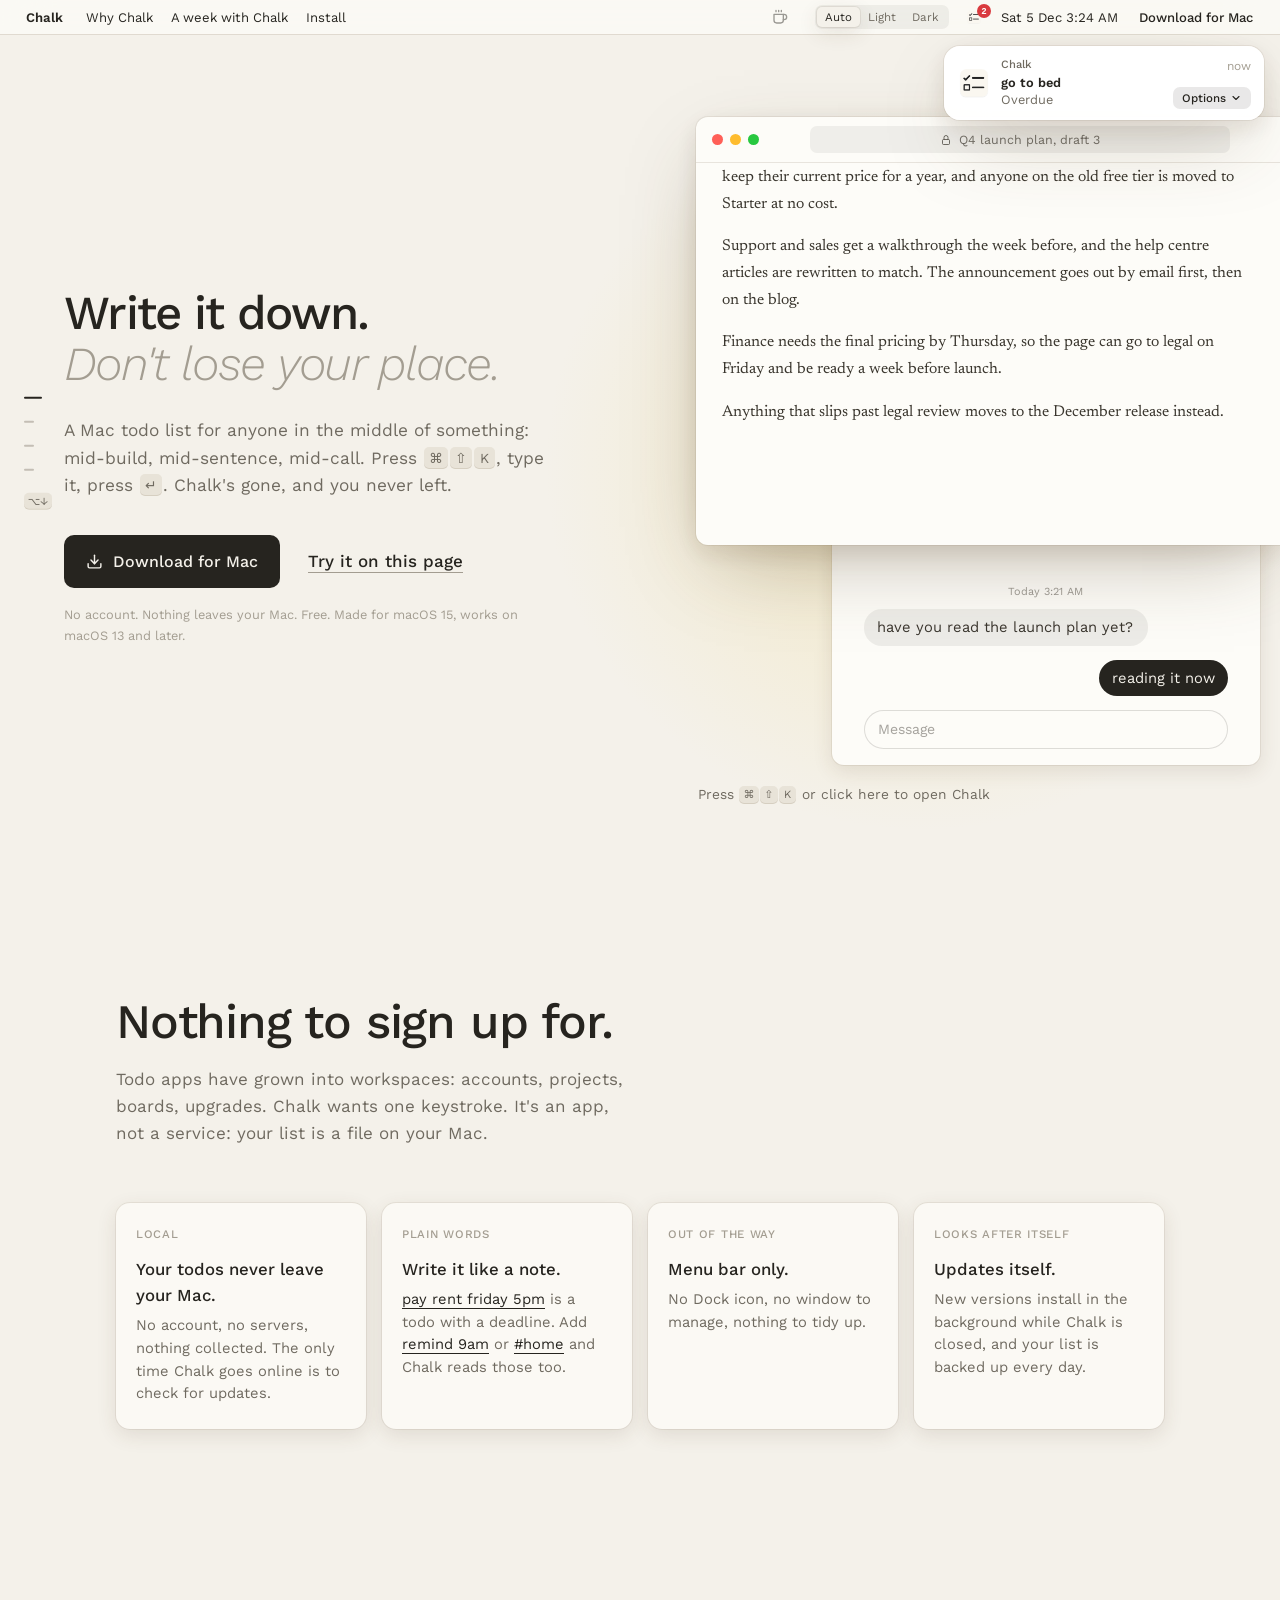
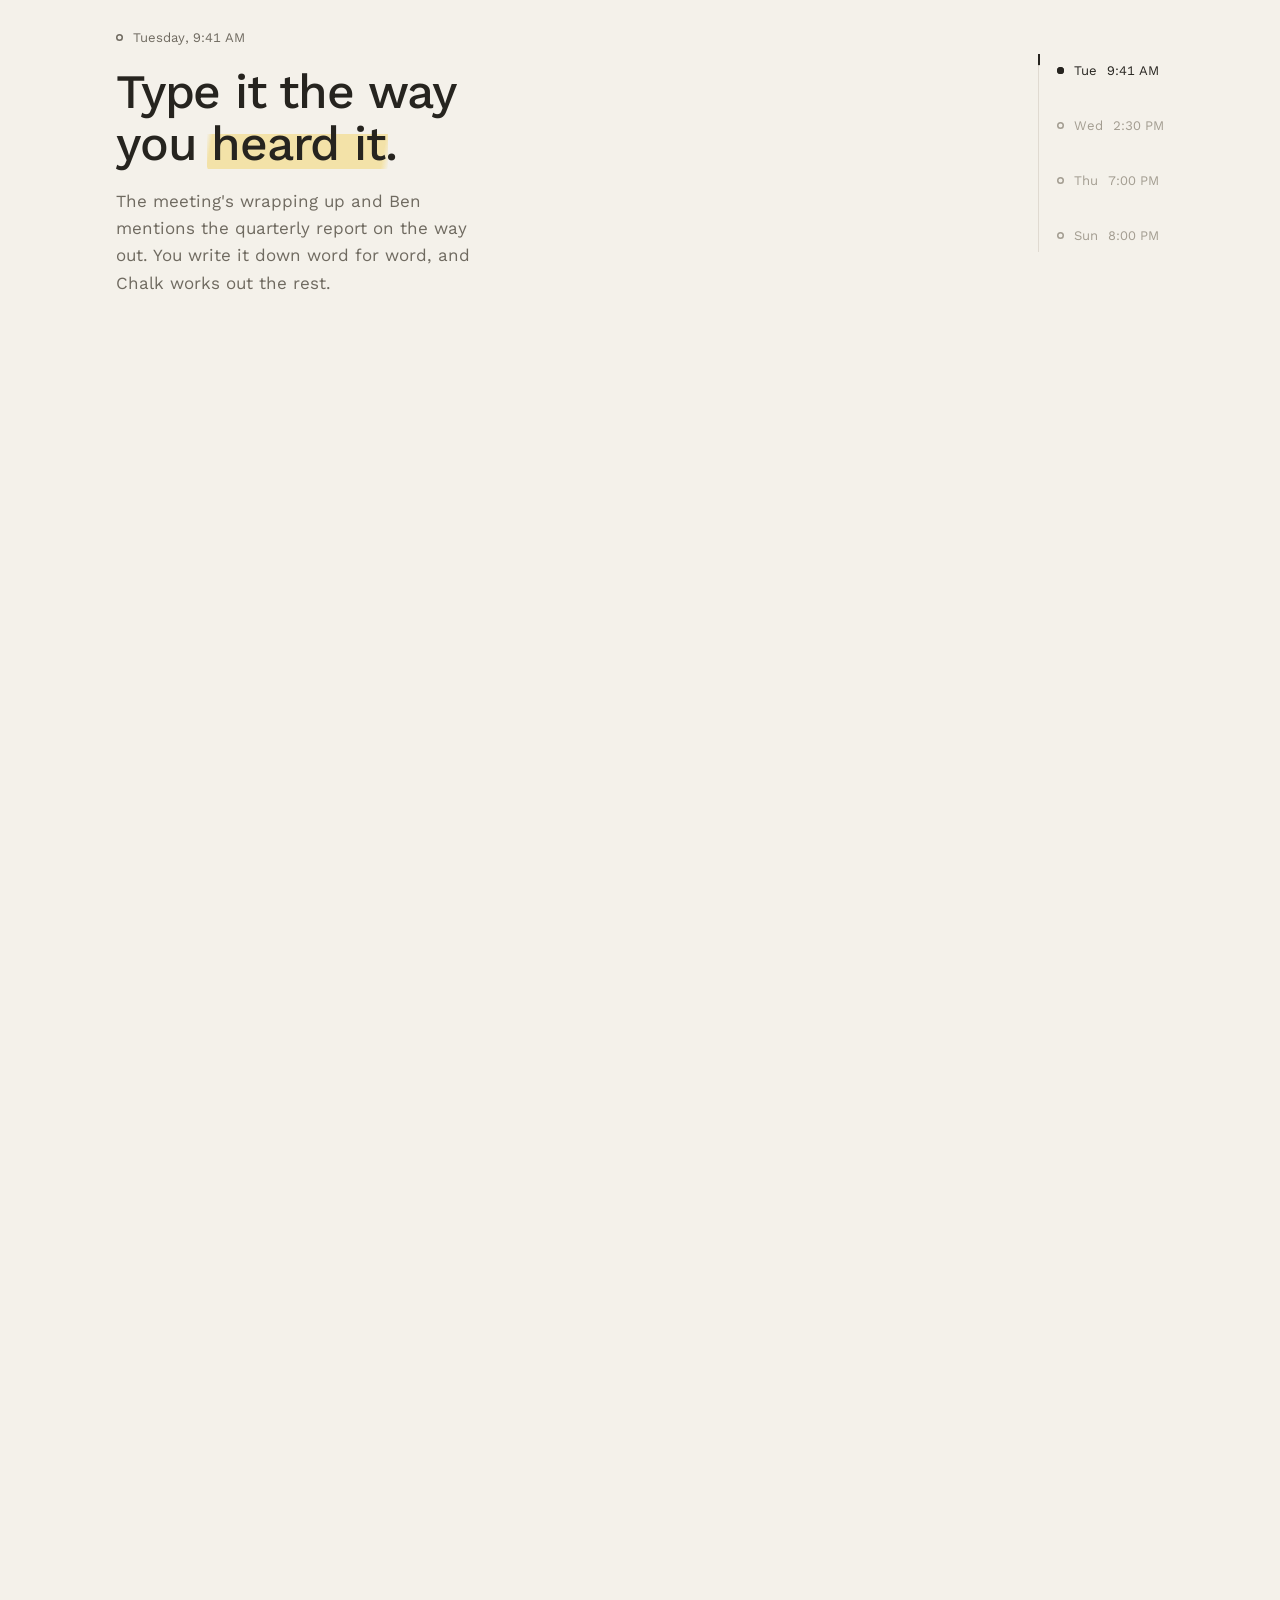
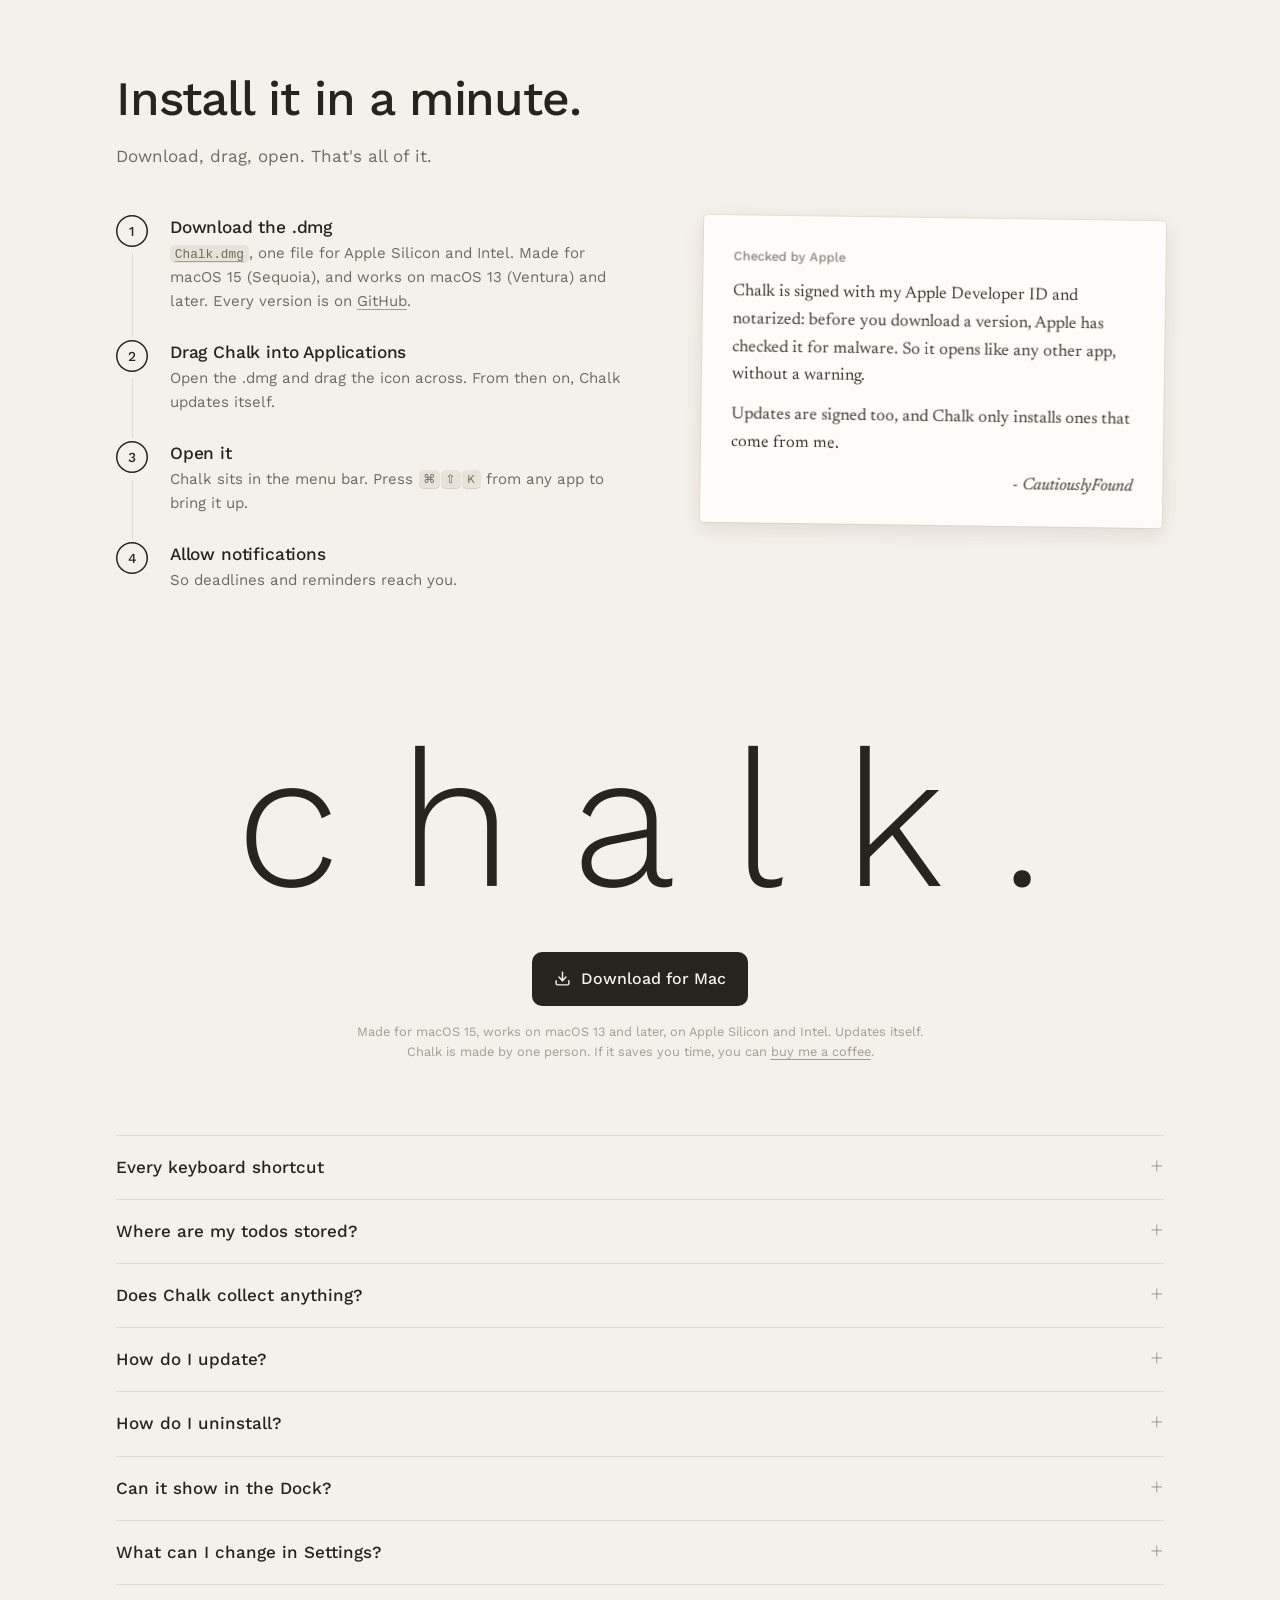
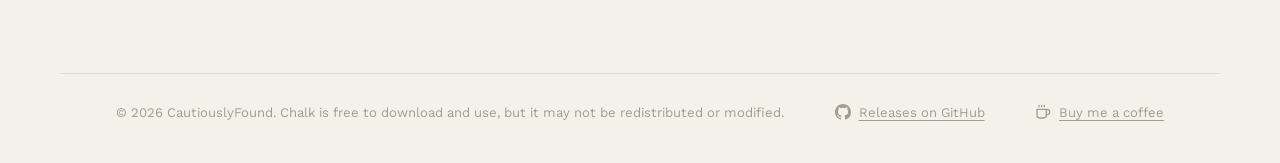
<file: docs/index.html>
<!doctype html> <html lang="en"> <head> <meta charset="utf-8"> <meta name="viewport" content="width=device-width, initial-scale=1"> <title>Chalk: a menu bar todo list for Mac that opens like Spotlight</title> <meta name="description" content="A keyboard-first todo list for your Mac's menu bar. Press ⌘⇧K, type it in plain words, and get back to work. Free, no account, and nothing leaves your Mac."> <link rel="canonical" href="https://cautiously-founded.github.io/chalk-releases/"> <script type="application/ld+json"> { "@context": "https://schema.org", "@type": "SoftwareApplication", "name": "Chalk", "url": "https://cautiously-founded.github.io/chalk-releases/", "description": "A keyboard-first todo list for your Mac's menu bar.", "applicationCategory": "UtilitiesApplication", "operatingSystem": "macOS 13 or later", "image": "https://cautiously-founded.github.io/chalk-releases/og.png", "downloadUrl": "https://github.com/cautiously-founded/chalk-releases/releases/latest/download/Chalk.dmg", "offers": { "@type": "Offer", "price": "0", "priceCurrency": "USD" }, "author": { "@type": "Person", "name": "CautiouslyFound" } } </script> <meta property="og:type" content="website"> <meta property="og:url" content="https://cautiously-founded.github.io/chalk-releases/"> <meta property="og:site_name" content="Chalk"> <meta property="og:title" content="Chalk: a todo list for Mac that opens like Spotlight"> <meta property="og:description" content="Press ⌘⇧K, type it the way you'd say it, press Enter, and you're back where you were. Free, no account, nothing leaves your Mac."> <meta property="og:image" content="https://cautiously-founded.github.io/chalk-releases/og.png"> <meta property="og:image:width" content="1200"> <meta property="og:image:height" content="630"> <meta property="og:image:alt" content="Chalk's panel open over a document, with a list of todos and their deadlines"> <meta name="twitter:card" content="summary_large_image"> <link rel="icon" href="favicon.png"> <link rel="icon" href="icon.png" sizes="256x256"> <link rel="preconnect" href="https://fonts.googleapis.com"> <link rel="preconnect" href="https://fonts.gstatic.com" crossorigin> <link href="https://fonts.googleapis.com/css2?family=Work+Sans:ital,wght@0,300;0,400;0,500;0,600;1,300;1,400&family=Newsreader:ital,opsz,wght@0,6..72,400;1,6..72,400&display=swap" rel="stylesheet"> <link rel="stylesheet" href="style.css"> <script> // Appearance before first paint, so there's no flash of the wrong theme. try { const theme = localStorage.getItem("chalk-site-theme"); if (theme === "light" || theme === "dark") document.documentElement.dataset.theme = theme; } catch {} </script> </head> <body> <header class="menubar" id="menubar"> <a class="mb-app" href="#top">Chalk</a> <nav class="mb-menu" aria-label="Sections"> <a href="#why">Why Chalk</a> <a href="#one-line">A week with Chalk</a> <a href="#install">Install</a> </nav> <span class="mb-spacer"></span> <a class="tray coffee" href="https://ko-fi.com/cautiouslyfound" data-goatcounter-click="kofi-menubar" aria-label="Buy me a coffee, on Ko-fi" title="Buy me a coffee"><svg viewBox="0 0 24 24" width="16" height="16" aria-hidden="true"><path d="M17 8h1a4 4 0 1 1 0 8h-1"/><path d="M3 8h14v9a4 4 0 0 1-4 4H7a4 4 0 0 1-4-4Z"/><path d="M6 2v2M10 2v2M14 2v2"/></svg></a> <div class="appearance" role="radiogroup" aria-label="Appearance"> <button type="button" role="radio" data-theme-choice="system" title="Match system">Auto</button> <button type="button" role="radio" data-theme-choice="light">Light</button> <button type="button" role="radio" data-theme-choice="dark">Dark</button> </div> <button class="tray" id="tray" type="button" aria-label="Show or hide the Chalk panel (⌘⇧K)" title="⌘⇧K"> <img src="icon.png" alt=""> <span class="tray-badge" id="trayBadge" aria-label="overdue todos"></span> </button> <span class="mb-clock" id="clock"></span> <a class="mb-download" href="#download">Download for Mac</a> </header> <div class="notif-stack" id="notifStack" aria-live="polite"></div> <template id="notifTemplate"> <div class="notif page-notif" role="status"> <img class="notif-icon" src="icon.png" alt=""> <div class="notif-body"> <p class="notif-top"><b>Chalk</b></p> <p class="notif-title"></p> <p class="notif-text"></p> </div> <div class="page-notif-side"> <time>now</time> <button type="button" class="notif-options" aria-haspopup="menu" aria-expanded="false">Options<svg viewBox="0 0 24 24" width="12" height="12" aria-hidden="true"><path d="m6 9 6 6 6-6"/></svg></button> </div> <ul class="notif-menu page-notif-menu" role="menu" hidden></ul> <button type="button" class="page-notif-close" aria-label="Dismiss notification">×</button> </div> </template> <nav class="rail" id="rail" aria-label="Jump to section"></nav> <main> <section class="hero" id="top" data-rail="Today 4:12 PM"> <div class="hero-copy"> <h1>Write it down.<br><span class="soft">Don't lose your place.</span></h1> <p class="lede">A Mac todo list for anyone in the middle of something: mid‑build, mid‑sentence, mid‑call. Press <kbd>⌘</kbd><kbd>⇧</kbd><kbd>K</kbd>, type it, press <span class="nowrap"><kbd>↵</kbd>.</span> Chalk's gone, and you never left.</p> <div class="hero-cta"> <a class="btn" href="https://github.com/cautiously-founded/chalk-releases/releases/latest/download/Chalk.dmg" data-goatcounter-click="download-hero"> <svg viewBox="0 0 24 24" width="17" height="17" aria-hidden="true"><path d="M12 15V3"/><path d="M21 15v4a2 2 0 0 1-2 2H5a2 2 0 0 1-2-2v-4"/><path d="m7 10 5 5 5-5"/></svg> Download for Mac </a> <button type="button" class="btn-text" id="tryIt">Try it on this page</button> </div> <p class="hero-note">No account. Nothing leaves your Mac. Free. Made for macOS 15, works on macOS 13 and later.</p> </div> <div class="stage" id="stage" data-nosnippet> <div class="win-browser" aria-hidden="true"> <div class="browser-bar"> <span class="lights"><i></i><i></i><i></i></span> <span class="url"><svg viewBox="0 0 24 24" width="12" height="12"><rect x="5" y="11" width="14" height="10" rx="2"/><path d="M8 11V7a4 4 0 0 1 8 0v4"/></svg>Q4 launch plan, draft 3</span> </div> <div class="reading" id="reading"> <article> <p class="reading-kicker">Draft 3, for review</p> <h3>Q4 Launch Plan</h3> <p>The new plans go live on the first Monday of November. Existing customers keep their current price for a year, and anyone on the old free tier is moved to Starter at no cost.</p> <p>Support and sales get a walkthrough the week before, and the help centre articles are rewritten to match. The announcement goes out by email first, then on the blog.</p> <p><mark class="hi-x" id="readingMark">Finance needs the final pricing by Thursday, so the page can go to legal on Friday and be ready a week before launch.</mark></p> <p>Anything that slips past legal review moves to the December release instead.</p> </article> </div> </div> <div class="window"> <div class="window-bar"> <span class="lights" aria-hidden="true"><i></i><i></i><i></i></span> <span class="chat-who"><span class="avatar" aria-hidden="true">EW</span><span><b>Emma Walsh</b><small>Design</small></span></span> <button type="button" class="replay" id="replay" hidden>Replay</button> </div> <div class="chat" id="chat" aria-live="polite" aria-label="Conversation"></div> <div class="chat-compose" aria-hidden="true"><span id="composeText">Message</span></div> </div> <div class="notif hero-notif" id="heroNotif" aria-hidden="true"> <img class="notif-icon" src="icon.png" alt=""> <div class="notif-body"> <p class="notif-top"><b>Chalk</b><span>now</span></p> <p class="notif-title" id="heroNotifTitle"></p> <p class="notif-text" id="heroNotifText"></p> </div> </div> <div class="panel" id="panel" role="dialog" aria-label="Chalk, live demo"> <button type="button" class="panel-close" id="panelClose" aria-label="Hide Chalk" title="Hide (Esc)">×</button> <div class="panel-head"> <div class="field-wrap"> <div class="field-ghost" id="fieldGhost" aria-hidden="true"></div> <input id="field" class="field" type="text" readonly autocomplete="off" spellcheck="false" placeholder="Pick an example, or press ↵" aria-label="New todo, from the examples below"> </div> <div class="examples" id="examples" role="group" aria-label="Examples to add"></div> <div class="view-tabs" role="tablist" aria-label="View"> <button class="view-tab" role="tab" data-view="all">All</button> <button class="view-tab active" role="tab" data-view="day">Day</button> <button class="view-tab" role="tab" data-view="priority">Priority</button> <button class="view-tab" role="tab" data-view="tags">Tags</button> </div> </div> <div class="list-wrap"> <div class="list" id="list" tabindex="0" aria-label="Todos"></div> <div class="list-fade"></div> </div> <div class="cmdbar" aria-hidden="true"> <span class="cmd"><b>↵</b>Add</span> <span class="cmd"><b>↑↓</b>Move</span> <span class="cmd"><b>Space</b>Complete</span> <span class="cmd hide-sm"><b>⌘D</b>Delete</span> <span class="cmd"><b>Esc</b>Hide</span> </div> </div> <button class="summon" id="summon" type="button"> <span class="summon-open">Press <kbd>⌘</kbd><kbd>⇧</kbd><kbd>K</kbd> or click here to open Chalk</span> <span class="summon-close">Press <kbd>Esc</kbd> or click here to hide Chalk</span> </button> </div> </section> <section class="sec" id="why" data-rail="Why Chalk"> <div class="why-wrap"> <div class="head"> <h2>Nothing to <mark class="hi">sign up</mark> for.</h2> <p>Todo apps have grown into workspaces: accounts, projects, boards, upgrades. Chalk wants one keystroke. It's an app, not a service: your list is a file on your Mac.</p> </div> <ul class="why-cards"> <li><span class="why-k">Local</span><span class="qt"><b>Your todos never leave your Mac.</b> No account, no servers, nothing collected. The only time Chalk goes online is to check for updates.</span></li> <li><span class="why-k">Plain words</span><span class="qt"><b>Write it like a note.</b> <span class="why-say">pay rent friday 5pm</span> is a todo with a deadline. Add <span class="why-say">remind 9am</span> or <span class="why-say">#home</span> and Chalk reads those too.</span></li> <li><span class="why-k">Out of the way</span><span class="qt"><b>Menu bar only.</b> No Dock icon, no window to manage, nothing to tidy up.</span></li> <li><span class="why-k">Looks after itself</span><span class="qt"><b>Updates itself.</b> New versions install in the background while Chalk is closed, and your list is backed up every day.</span></li> </ul> </div> </section> <section class="sec week" id="one-line" data-rail="A week"> <div class="week-pin"> <div class="week-bar"> <div class="week-days" role="tablist" aria-label="Days"> <button type="button" class="week-day" role="tab" aria-controls="tuesday" data-slide="0">Tue<span class="week-time"> 9:41 AM</span></button> <button type="button" class="week-day" role="tab" aria-controls="scratchpad" data-slide="1">Wed<span class="week-time"> 2:30 PM</span></button> <button type="button" class="week-day" role="tab" aria-controls="thursday" data-slide="2">Thu<span class="week-time"> 7:00 PM</span></button> <button type="button" class="week-day" role="tab" aria-controls="sunday" data-slide="3">Sun<span class="week-time"> 8:00 PM</span></button> </div> </div> <div class="week-track" id="weekTrack" aria-label="A week with Chalk"> <div class="week-slide" id="tuesday" role="tabpanel" aria-roledescription="slide" aria-label="Tuesday, 1 of 4"> <div class="split"> <div class="head"> <p class="stamp">Tuesday, 9:41 AM</p> <h2>Type it the way you <mark class="hi">heard it</mark>.</h2> <p>The meeting's wrapping up and Ben mentions the quarterly report on the way out. You write it down word for word, and Chalk works out the rest.</p> </div> <div class="anatomy" id="anatomy"> <p class="a-field" aria-label="quarterly report monday 9am remind sunday 8pm p2 #work">quarterly report <span class="a-cmd hl k-deadline" data-k="deadline">monday 9am</span> <span class="a-cmd hl k-reminder" data-k="reminder">remind sunday 8pm</span> <span class="a-cmd hl k-priority" data-k="priority">p2</span> <span class="a-cmd hl k-tag" data-k="tag">#work</span></p> <p class="a-legend" aria-hidden="true"><span data-k="deadline">deadline</span><span data-k="reminder">reminder</span><span data-k="priority">priority</span><span data-k="tag">tag</span></p> <div class="row-host" id="anatomyRow"></div> </div> </div> </div> <div class="week-slide" id="scratchpad" role="tabpanel" aria-roledescription="slide" aria-label="Wednesday, 2 of 4"> <div class="pad-split"> <div class="head"> <p class="stamp">Wednesday, 2:30 PM</p> <h2>Some things aren't <mark class="hi">todos</mark>.</h2> <p>Your landlord is reading out the plumber's number on the phone. There's a notepad beside your list for that, and it saves as you type. Try it.</p> </div> <div class="pad" id="pad"> <div class="pad-head"><span>Scratchpad</span><span class="pad-saved" id="padSaved"></span></div> <textarea id="padText" spellcheck="false" aria-label="Scratchpad" placeholder="Jot something down..."></textarea> </div> </div> </div> <div class="week-slide" id="thursday" role="tabpanel" aria-roledescription="slide" aria-label="Thursday, 3 of 4"> <div class="split"> <div class="head"> <p class="stamp">Thursday, 7:00 PM</p> <h2>It reminds you <mark class="hi">before</mark> it's late.</h2> <p>Remember the slides Emma mentioned? You told Chalk to remind you Thursday night. Dinner's done, and there they are, with a day to spare.</p> </div> <div class="notif-host"> <div class="notif notif-open"> <img class="notif-icon" src="icon.png" alt=""> <div class="notif-body"> <p class="notif-top"><b>Chalk</b><span>now</span></p> <p class="notif-title">design review slides</p> <p class="notif-text">Reminder. Due Fri 5:00pm</p> </div> <span class="notif-options" aria-hidden="true">Options<svg viewBox="0 0 24 24" width="12" height="12"><path d="m6 9 6 6 6-6"/></svg></span> </div> <ul class="notif-menu" aria-label="Notification buttons"> <li>Complete</li> <li>Remind me in 15 min</li> <li>Remind me in 30 min</li> <li>Remind me in 1 hour</li> </ul> <div class="notif notif-later" aria-hidden="true"> <img class="notif-icon" src="icon.png" alt=""> <div class="notif-body"> <p class="notif-top"><b>Chalk</b><span>Fri 4:30 PM</span></p> <p class="notif-title">design review slides</p> <p class="notif-text">Due in 30 minutes</p> </div> </div> <p class="notif-note">Complete it or push it back from the notification, without opening Chalk. Once a deadline has passed, it offers to extend it instead. Alerts come at the deadline, a set time before, or both: you pick in Settings.</p> </div> </div> </div> <div class="week-slide" id="sunday" role="tabpanel" aria-roledescription="slide" aria-label="Sunday, 4 of 4"> <div class="split"> <div class="head"> <p class="stamp">Sunday, 8:00 PM</p> <h2>Next week, <mark class="hi">sorted</mark>.</h2> <p>Tuesday's reminder goes off: the quarterly report is due in the morning. Day view lines the week up for you, and rent has already come back round on its own.</p> </div> <div class="week-panel" id="sundayList"></div> </div> </div> </div> </div> </section> <section class="sec" id="install" data-rail="Install"> <div class="head"> <h2>Install it in a <mark class="hi">minute</mark>.</h2> <p>Download, drag, open. That's all of it.</p> </div> <div class="install"> <ol class="steps"> <li><h3>Download the .dmg</h3><p><a href="https://github.com/cautiously-founded/chalk-releases/releases/latest/download/Chalk.dmg" data-goatcounter-click="download-install"><code>Chalk.dmg</code></a>, one file for Apple Silicon and Intel. Made for macOS 15 (Sequoia), and works on macOS 13 (Ventura) and later. Every version is on <a href="https://github.com/cautiously-founded/chalk-releases/releases">GitHub</a>.</p></li> <li><h3>Drag Chalk into Applications</h3><p>Open the .dmg and drag the icon across. From then on, Chalk updates itself.</p></li> <li><h3>Open it</h3><p>Chalk sits in the menu bar. Press <kbd>⌘</kbd><kbd>⇧</kbd><kbd>K</kbd> from any app to bring it up.</p></li> <li><h3>Allow notifications</h3><p>So deadlines and reminders reach you.</p></li> </ol> <aside class="letter"> <p class="letter-head">Checked by Apple</p> <p>Chalk is signed with my Apple Developer ID and notarized: before you download a version, Apple has checked it for malware. So it opens like any other app, without a warning.</p> <p>Updates are signed too, and Chalk only installs ones that come from me.</p> <p class="letter-sign">CautiouslyFound</p> </aside> </div> <div class="close" id="download"> <p class="close-mark wordmark" aria-hidden="true">chalk.</p> <a class="btn" href="https://github.com/cautiously-founded/chalk-releases/releases/latest/download/Chalk.dmg" data-goatcounter-click="download-bottom"> <svg viewBox="0 0 24 24" width="17" height="17" aria-hidden="true"><path d="M12 15V3"/><path d="M21 15v4a2 2 0 0 1-2 2H5a2 2 0 0 1-2-2v-4"/><path d="m7 10 5 5 5-5"/></svg> Download for Mac </a> <p class="hero-note">Made for macOS 15, works on macOS 13 and later, on Apple Silicon and Intel. Updates itself.<br>Chalk is made by one person. If it saves you time, you can <a href="https://ko-fi.com/cautiouslyfound" data-goatcounter-click="kofi-bottom">buy me a coffee</a>.</p> </div> <div class="faq"> <details class="all-keys"><summary>Every keyboard shortcut</summary><div class="keys" id="keysTable"></div></details> <details><summary>Where are my todos stored?</summary><p>On your Mac, in a local database, with a backup made every day. No account, nothing to sign in to, and nothing is sent anywhere. The folder is <code>~/Library/Application Support/com.cautiouslyfound.chalk</code> (the backups are in <code>Backups</code> inside it).</p></details> <details><summary>Does Chalk collect anything?</summary><p>No. There's no analytics and no account. The only thing Chalk sends is a daily request to GitHub to check for an update, which, like visiting any website, shows GitHub your IP address. This website keeps rough counts with <a href="https://www.goatcounter.com">GoatCounter</a>: visits, which buttons get clicked, and roughly how long people stay. No cookies, no IP addresses kept, and nothing that follows you to other sites.</p></details> <details><summary>How do I update?</summary><p>You don't need to. Once a day Chalk checks for a new version and installs it in the background, while it's closed, and your todos and settings are kept. To check now, choose <b>Check for Updates…</b> from its menu bar icon. On a Mac where another account installed Chalk, updating needs an administrator's password, and Chalk tells you why first. Coming from Chalk 3? The first time Chalk 4 opens, it brings your todos, reminders, settings and scratchpad over by itself.</p></details> <details><summary>How do I uninstall?</summary><p>Quit Chalk from its menu bar icon and delete it from Applications. To remove your todos and settings too, delete the folder above (and <code>com.cautiouslyfound.chalkv3</code> next to it, if you used Chalk 3).</p></details> <details><summary>Can it show in the Dock?</summary><p>By default it lives only in the menu bar. Turn on <b>Show in Dock</b> in Settings (<kbd>⌘S</kbd>) and it appears in the Dock and <kbd>⌘Tab</kbd> too.</p></details> <details><summary>What can I change in Settings?</summary><p>Appearance (system, light or dark), font size from 12 to 20px, when deadline notifications arrive (at the deadline, a set time before, both, or none), notification sound, command highlighting, the shortcut hints in the footer, showing in the Dock, launching at login, and the two shortcuts that work from any app.</p></details> </div> </section> </main> <footer class="foot"> <p>© 2026 CautiouslyFound. Chalk is free to download and use, but it may not be redistributed or modified.</p> <a class="gh-link" href="https://github.com/cautiously-founded/chalk-releases"> <svg viewBox="0 0 16 16" width="16" height="16" aria-hidden="true" fill="currentColor"><path d="M8 0C3.58 0 0 3.58 0 8c0 3.54 2.29 6.53 5.47 7.59.4.07.55-.17.55-.38 0-.19-.01-.82-.01-1.49-2.01.37-2.53-.49-2.69-.94-.09-.23-.48-.94-.82-1.13-.28-.15-.68-.52-.01-.53.63-.01 1.08.58 1.23.82.72 1.21 1.87.87 2.33.66.07-.52.28-.87.51-1.07-1.78-.2-3.64-.89-3.64-3.95 0-.87.31-1.59.82-2.15-.08-.2-.36-1.02.08-2.12 0 0 .67-.21 2.2.82a7.6 7.6 0 0 1 4 0c1.53-1.04 2.2-.82 2.2-.82.44 1.1.16 1.92.08 2.12.51.56.82 1.27.82 2.15 0 3.07-1.87 3.75-3.65 3.95.29.25.54.73.54 1.48 0 1.07-.01 1.93-.01 2.2 0 .21.15.46.55.38A8.01 8.01 0 0 0 16 8c0-4.42-3.58-8-8-8Z"/></svg> Releases on GitHub</a> <a class="gh-link" href="https://ko-fi.com/cautiouslyfound" data-goatcounter-click="kofi-footer"><svg viewBox="0 0 24 24" width="16" height="16" aria-hidden="true" fill="none" stroke="currentColor" stroke-width="2" stroke-linecap="round" stroke-linejoin="round"><path d="M17 8h1a4 4 0 1 1 0 8h-1"/><path d="M3 8h14v9a4 4 0 0 1-4 4H7a4 4 0 0 1-4-4Z"/><path d="M6 2v2M10 2v2M14 2v2"/></svg> Buy me a coffee</a> </footer> <script id="goatcounter" data-goatcounter="https://cautiouslyfound.goatcounter.com/count" async src="https://gc.zgo.at/count.js"></script> <script src="app.js"></script> </body> </html>
</file>
<file: docs/style.css>
:root{--background: #f4f1ea;--surface: #fbf9f4;--surface-hover: rgba(80, 60, 30, .06);--sheet: #ebe6db;--sheet-key: #ddd6c8;--text-primary: #26241f;--text-secondary: #6f6a60;--text-muted: #a39d91;--border: rgba(80, 60, 30, .12);--input-border: #c9c2b5;--key-bg: #e8e3d8;--key-text: #6f6a60;--tag-bg: #e6e0d3;--tag-text: #564f43;--d0-bg: #f6d2ce;--d0: #a3232c;--d1-bg: #f9d9bf;--d1: #963f06;--d2-bg: #f3e2a8;--d2: #735200;--d3-bg: #dfe8c2;--d3: #4a6410;--d4-bg: #cbe5d6;--d4: #1f6445;--d5-bg: #d3e0ec;--d5: #365a75;--p1: #d93a3e;--p2: #e8900c;--p3: #b0a898;--check: #26241f;--shadow: 0 0 0 1px rgba(80, 60, 30, .08), 0 30px 80px -20px rgba(80, 60, 30, .35), 0 8px 24px rgba(80, 60, 30, .12);--popover-shadow: 0 0 0 1px rgba(80, 60, 30, .08), 0 6px 20px rgba(80, 60, 30, .12);--desk: #e4ded1;--desk-paper: #fdfcf8;--desk-ink: #3a362e;--menubar: rgba(253, 252, 248, .72);--panel: rgba(244, 241, 234, .94);--notif: rgba(255, 255, 255, .97);--fade-start: rgba(244, 241, 234, 0);--fade-end: rgba(244, 241, 234, .98);color-scheme:light}@media(prefers-color-scheme:dark){:root:not([data-theme=light]){--background: #181818;--surface: #202020;--surface-hover: rgba(255, 255, 255, .045);--sheet: #202020;--sheet-key: #2c2c2c;--text-primary: #ffffff;--text-secondary: #888888;--text-muted: #666666;--border: rgba(255, 255, 255, .08);--input-border: #777777;--key-bg: #292929;--key-text: #aaaaaa;--tag-bg: #2f2e2e;--tag-text: #b4b2b2;--d0-bg: #4a2424;--d0: #ff8a8a;--d1-bg: #4a3020;--d1: #ffad66;--d2-bg: #403520;--d2: #e8c76a;--d3-bg: #30352a;--d3: #b8cc78;--d4-bg: #28352f;--d4: #8fc5a8;--d5-bg: #29333a;--d5: #9eb8c8;--p1: #ff4d4d;--p2: #ffb84d;--p3: #777777;--check: #ffffff;--shadow: 0 0 0 1px rgba(255, 255, 255, .07), 0 30px 80px -20px rgba(0, 0, 0, .8), 0 8px 24px rgba(0, 0, 0, .4);--popover-shadow: 0 5px 18px rgba(0, 0, 0, .35);--desk: #0f0f0f;--desk-paper: #1d1d1d;--desk-ink: #bdb8ae;--menubar: rgba(30, 30, 30, .72);--panel: rgba(24, 24, 24, .94);--notif: rgba(52, 52, 52, .96);--fade-start: rgba(24, 24, 24, 0);--fade-end: rgba(24, 24, 24, .98);color-scheme:dark}}:root[data-theme=dark]{--background: #181818;--surface: #202020;--surface-hover: rgba(255, 255, 255, .045);--sheet: #202020;--sheet-key: #2c2c2c;--text-primary: #ffffff;--text-secondary: #888888;--text-muted: #666666;--border: rgba(255, 255, 255, .08);--input-border: #777777;--key-bg: #292929;--key-text: #aaaaaa;--tag-bg: #2f2e2e;--tag-text: #b4b2b2;--d0-bg: #4a2424;--d0: #ff8a8a;--d1-bg: #4a3020;--d1: #ffad66;--d2-bg: #403520;--d2: #e8c76a;--d3-bg: #30352a;--d3: #b8cc78;--d4-bg: #28352f;--d4: #8fc5a8;--d5-bg: #29333a;--d5: #9eb8c8;--p1: #ff4d4d;--p2: #ffb84d;--p3: #777777;--check: #ffffff;--shadow: 0 0 0 1px rgba(255, 255, 255, .07), 0 30px 80px -20px rgba(0, 0, 0, .8), 0 8px 24px rgba(0, 0, 0, .4);--popover-shadow: 0 5px 18px rgba(0, 0, 0, .35);--desk: #0f0f0f;--desk-paper: #1d1d1d;--desk-ink: #bdb8ae;--menubar: rgba(30, 30, 30, .72);--panel: rgba(24, 24, 24, .94);--notif: rgba(52, 52, 52, .96);--fade-start: rgba(24, 24, 24, 0);--fade-end: rgba(24, 24, 24, .98);color-scheme:dark}*,*:before,*:after{box-sizing:border-box}html{scroll-behavior:smooth;scroll-padding-top:48px}body{margin:0;font-family:Work Sans,system-ui,sans-serif;font-size:17px;line-height:1.6;color:var(--text-primary);background:var(--background);-webkit-font-smoothing:antialiased;transition:background-color .2s ease,color .2s ease}main{overflow-x:clip}a{color:inherit;text-underline-offset:3px;text-decoration-color:var(--text-muted)}a:hover{text-decoration-color:currentColor}h1,h2,h3{margin:0;font-weight:500;letter-spacing:-.025em;line-height:1.08}p{margin:0}.sr-only{position:absolute;width:1px;height:1px;overflow:hidden;clip:rect(0 0 0 0);white-space:nowrap}kbd{display:inline-block;min-width:1.55em;padding:0 .38em;margin:0 .06em;font-family:inherit;font-size:.8em;line-height:1.6;text-align:center;color:var(--key-text);background:var(--key-bg);border-radius:5px;box-shadow:inset 0 -1px 0 var(--border);vertical-align:.08em}code{font-family:ui-monospace,SF Mono,Menlo,monospace;font-size:.85em;padding:.12em .38em;background:var(--key-bg);border-radius:5px;overflow-wrap:anywhere}.fine{font-size:.86rem;color:var(--text-secondary)}.wordmark{font-weight:300;letter-spacing:.3em;text-transform:lowercase;user-select:none}.wordmark:after{content:"";margin-right:-.3em}.btn{display:inline-flex;align-items:center;gap:10px;padding:14px 22px;border:0;border-radius:10px;background:var(--text-primary);color:var(--background);font:inherit;font-weight:500;font-size:1rem;white-space:nowrap;text-decoration:none;cursor:pointer;transition:transform .2s cubic-bezier(.16,1,.3,1)}.btn:hover{transform:translateY(-2px)}.btn:active{transform:translateY(0) scale(.98)}.btn svg{fill:none;stroke:currentColor;stroke-width:2;stroke-linecap:round;stroke-linejoin:round}.btn-text{padding:14px 4px;border:0;background:none;color:var(--text-primary);font:inherit;font-weight:500;text-decoration:underline;text-decoration-color:var(--text-muted);text-underline-offset:5px;cursor:pointer}.btn-text:hover{text-decoration-color:currentColor}:focus-visible{outline:2px solid var(--text-primary);outline-offset:2px;border-radius:4px}@media(max-width:640px){.hide-sm{display:none!important}}.menubar{position:sticky;top:0;z-index:50;height:34px;display:flex;align-items:center;gap:6px;padding:0 clamp(10px,2vw,18px);font-size:.82rem;background:var(--menubar);backdrop-filter:blur(24px) saturate(1.4);-webkit-backdrop-filter:blur(24px) saturate(1.4);box-shadow:0 1px 0 var(--border)}.menubar a{text-decoration:none}.mb-app{font-weight:600;padding:2px 8px}.mb-menu{display:flex}.mb-menu a,.mb-download{padding:2px 9px;border-radius:5px;color:var(--text-primary);white-space:nowrap}.mb-menu a:hover,.mb-download:hover,.mb-menu a.active{background:color-mix(in srgb,var(--text-primary) 10%,transparent)}.mb-spacer{flex:1}.mb-clock{padding:0 6px;font-variant-numeric:tabular-nums;white-space:nowrap;transition:text-shadow .3s ease}.mb-clock.ff{text-shadow:0 0 14px currentColor}.mb-download{font-weight:500}.tray{position:relative;display:grid;place-items:center;width:30px;height:22px;padding:0;border:0;border-radius:5px;background:transparent;cursor:pointer}.tray:hover,.tray.on{background:color-mix(in srgb,var(--text-primary) 12%,transparent)}.tray img{width:16px;height:16px;border-radius:4px}.coffee{color:inherit;opacity:.45;margin-right:14px;transition:opacity .15s ease}.coffee:hover,.coffee:focus-visible{opacity:1}.coffee svg{fill:none;stroke:currentColor;stroke-width:2;stroke-linecap:round;stroke-linejoin:round}.tray-badge{position:absolute;top:-2px;right:-2px;min-width:14px;height:14px;padding:0 3px;border-radius:7px;background:var(--p1);color:#fff;font-size:9px;font-weight:600;line-height:14px;text-align:center}.tray-badge:empty{display:none}.appearance{display:flex;padding:2px;margin-right:4px;border-radius:7px;background:color-mix(in srgb,var(--text-primary) 6%,transparent)}.appearance button{padding:1px 8px;border:0;border-radius:5px;background:transparent;color:var(--text-secondary);font:inherit;font-size:.72rem;cursor:pointer}.appearance button[aria-checked=true]{color:var(--text-primary);background:var(--background);box-shadow:var(--popover-shadow)}@media(max-width:1020px){.mb-menu{display:none}}@media(max-width:560px){.appearance,.mb-clock,.coffee{display:none}}.rail{position:fixed;left:12px;top:50%;transform:translateY(-50%);z-index:20;display:flex;flex-direction:column;padding:5px;border-radius:9px;transition:background-color .15s ease,box-shadow .15s ease,opacity .3s ease}.rail.away{opacity:0;pointer-events:none}.rail:hover{background:var(--surface);box-shadow:var(--popover-shadow)}.rail-item{display:flex;align-items:center;gap:9px;height:24px;padding:0 7px;border-radius:5px;color:var(--text-muted);font-size:.78rem;text-decoration:none;transition:color .12s ease,background-color .12s ease}.rail-item.active{color:var(--text-primary)}.rail:hover .rail-item:hover{background:var(--surface-hover)}.rail-mark{flex:0 0 auto;width:10px;height:2px;border-radius:1px;background:currentColor;opacity:.6;transition:width .15s ease,opacity .15s ease}.rail-item.active .rail-mark{width:18px;opacity:1}.rail-label{max-width:0;overflow:hidden;opacity:0;white-space:nowrap;transition:max-width .18s ease,opacity .15s ease}.rail:hover .rail-label{max-width:160px;opacity:1}.rail-hint{display:flex;align-items:center;gap:10px;margin-top:6px;padding:4px 6px;color:var(--text-muted);font-size:.72rem}.rail-hint kbd{font-size:.68rem;padding:0 4px}@media(max-width:1240px){.rail{display:none}}.hero{position:relative;min-height:calc(100dvh - 34px);display:grid;grid-template-columns:minmax(0,5fr) minmax(0,7fr);align-items:center;gap:clamp(24px,4vw,64px);padding:clamp(32px,6vh,72px) 0 clamp(32px,6vh,72px) max(clamp(16px,5vw,72px),calc((100vw - 1320px)/2))}.hero:before{content:"";position:absolute;inset:0 0 0 30%;z-index:-1;background:radial-gradient(60% 60% at 60% 50%,color-mix(in srgb,var(--d2-bg) 55%,transparent),transparent 70%);pointer-events:none}.hero h1{font-size:clamp(2.3rem,3.7vw,3.4rem);letter-spacing:-.035em}.soft{color:var(--text-muted);font-weight:300;font-style:italic;display:inline-block;padding-bottom:.06em}.lede{margin-top:24px;max-width:30em;font-size:clamp(1.05rem,1.35vw,1.2rem);color:var(--text-secondary)}.hero-cta{display:flex;flex-wrap:wrap;align-items:center;gap:10px 24px;margin-top:34px}.hero-note{margin-top:16px;font-size:.8rem;color:var(--text-muted)}.hero-copy>*{animation:rise .9s cubic-bezier(.16,1,.3,1) both}.hero-copy>:nth-child(2){animation-delay:80ms}.hero-copy>:nth-child(3){animation-delay:.16s}.hero-copy>:nth-child(4){animation-delay:.24s}@keyframes rise{0%{opacity:0;transform:translateY(18px)}}.stage{position:relative;height:clamp(500px,72vh,660px);animation:rise 1.1s cubic-bezier(.16,1,.3,1) .12s both}.window,.win-browser{position:absolute;z-index:1;border-radius:12px;background:var(--desk-paper);color:var(--desk-ink);box-shadow:var(--popover-shadow);overflow:hidden;transition:filter .3s ease}.win-browser{top:0;left:14%;right:-2px;height:66%;border-radius:12px 0 0 12px;display:flex;flex-direction:column}.window{inset:31% 3% 0 34%;display:flex;flex-direction:column;z-index:0}.stage.chat-front .window{z-index:1}.stage.chat-front .win-browser{z-index:0}.window,.win-browser{transition:filter .3s ease,box-shadow .3s ease}.stage:not(.chat-front) .window .lights i,.stage.chat-front .win-browser .lights i{background:color-mix(in srgb,var(--desk-ink) 12%,transparent)}.stage.chat-front .window .lights i:nth-child(1),.stage:not(.chat-front) .win-browser .lights i:nth-child(1){background:#ff5f57}.stage.chat-front .window .lights i:nth-child(2),.stage:not(.chat-front) .win-browser .lights i:nth-child(2){background:#febc2e}.stage.chat-front .window .lights i:nth-child(3),.stage:not(.chat-front) .win-browser .lights i:nth-child(3){background:#28c840}.stage.chat-front .window{box-shadow:var(--shadow)}.stage:not(.chat-front) .win-browser{box-shadow:var(--shadow)}.win-browser .reading article{padding:26px 26px 120px;font-size:.98rem;line-height:1.7}.win-browser .reading h3{font-size:1.45rem;margin-bottom:14px}.window-bar{flex:0 0 auto;display:flex;align-items:center;gap:16px;height:54px;padding:0 16px;border-bottom:1px solid var(--border);font-size:.8rem}.lights{display:flex;gap:7px}.lights i{width:11px;height:11px;border-radius:50%;background:color-mix(in srgb,var(--desk-ink) 22%,transparent)}.stage.panel-open .window,.stage.panel-open .win-browser{filter:blur(1.5px) saturate(.85)}@keyframes blink{50%{opacity:0}}.panel{position:absolute;z-index:2;left:0;top:50%;width:min(620px,100%);height:min(400px,88%);display:flex;flex-direction:column;padding-top:22px;border-radius:14px;background:var(--panel);backdrop-filter:blur(26px) saturate(1.25);-webkit-backdrop-filter:blur(26px) saturate(1.25);box-shadow:var(--shadow);transform:translateY(-50%);transition:opacity .18s ease,transform .26s cubic-bezier(.2,.9,.3,1.15),visibility 0s}.panel.hidden{opacity:0;visibility:hidden;transform:translateY(-47%) scale(.965);transition:opacity .14s ease,transform .16s ease,visibility 0s .16s}@media(prefers-reduced-transparency:reduce){.panel{background:var(--background);backdrop-filter:none}}.panel-head{padding:0 44px 0 26px}.field-wrap{position:relative}.field,.field-ghost{display:block;width:100%;padding:6px 0;font:inherit;font-size:1rem;line-height:1.4rem;white-space:pre}.field{position:relative;z-index:1;border:0;border-bottom:1px solid var(--input-border);border-radius:0;background:transparent;color:transparent;caret-color:var(--text-primary);outline:none;transition:border-color .15s ease}.field:focus{border-bottom-color:var(--text-primary)}.field::placeholder{color:var(--text-secondary)}.field::selection{background:color-mix(in srgb,var(--text-primary) 20%,transparent);color:transparent}.field-ghost{position:absolute;inset:0;overflow:hidden;color:var(--text-primary);pointer-events:none}.hl{border-radius:3px;background:var(--hlbg);color:var(--hlc);box-shadow:0 0 0 2px var(--hlbg)}[data-k=deadline],.k-deadline{--hlbg: var(--d2-bg);--hlc: var(--d2)}[data-k=reminder],.k-reminder{--hlbg: var(--d5-bg);--hlc: var(--d5)}[data-k=priority],.k-priority{--hlbg: var(--d0-bg);--hlc: var(--d0)}[data-k=repeat],.k-repeat{--hlbg: var(--d4-bg);--hlc: var(--d4)}[data-k=tag],.k-tag{--hlbg: var(--tag-bg);--hlc: var(--tag-text)}[data-k=link],.k-link{--hlbg: color-mix(in srgb, var(--text-primary) 12%, transparent);--hlc: var(--text-primary)}.examples{display:flex;gap:6px;margin:10px -4px 0;overflow-x:auto;scrollbar-width:none}.examples::-webkit-scrollbar{display:none}.examples.all-used{display:none}.example{flex:none;padding:3px 9px;border:1px solid var(--border);border-radius:999px;background:transparent;color:var(--text-secondary);font:inherit;font-size:.72rem;line-height:1.2rem;white-space:nowrap;cursor:pointer;transition:border-color .15s ease,color .15s ease,opacity .15s ease}.example .hl{box-shadow:none;padding:0 2px}.example:hover,.example:focus-visible{border-color:var(--input-border);color:var(--text-primary);outline:none}.example:disabled{display:none}.view-tabs{display:flex;gap:2px;margin:10px -4px}.view-tab{padding:2px 9px;border:0;border-radius:5px;background:transparent;color:var(--text-muted);font:inherit;font-size:.75rem;line-height:1.2rem;cursor:pointer}.view-tab:hover{color:var(--text-secondary)}.view-tab.active{color:var(--text-primary);background:var(--surface-hover)}.list-wrap{position:relative;flex:1;min-height:0}.list{height:100%;overflow-y:auto;padding:0 22px 44px;scrollbar-width:none;outline:none}.list::-webkit-scrollbar{display:none}.list-fade{position:absolute;inset:auto 0 0;height:46px;pointer-events:none;background:linear-gradient(to bottom,var(--fade-start),var(--fade-end))}.group-title{display:flex;gap:6px;padding:12px 8px 4px;font-size:.68rem;font-weight:500;letter-spacing:.04em;text-transform:uppercase;color:var(--text-muted)}.group-title:first-child{padding-top:2px}.group-title span{font-weight:400}.cmdbar{flex:0 0 42px;display:flex;align-items:center;justify-content:center;gap:22px;border-top:1px solid var(--border);font-size:.72rem;color:var(--text-muted)}.cmd{display:inline-flex;align-items:center;gap:7px;white-space:nowrap}.cmd b{font-weight:400;padding:1px 6px;border-radius:4px;background:var(--key-bg);color:var(--key-text)}.stage{margin-bottom:52px}.summon{position:absolute;left:14%;top:calc(100% + 14px);padding:4px 2px;border:0;background:none;color:var(--text-secondary);font:inherit;font-size:.86rem;text-align:left;cursor:pointer}.summon:hover{color:var(--text-primary)}.summon-close,.stage.panel-open .summon-open{display:none}.stage.panel-open .summon-close{display:inline}.panel-close{position:absolute;top:10px;right:10px;z-index:1;width:24px;height:24px;display:grid;place-items:center;padding:0;border:0;border-radius:6px;background:transparent;color:var(--text-muted);font:inherit;font-size:1.1rem;line-height:1;cursor:pointer}.panel-close:hover{color:var(--text-primary);background:var(--surface-hover)}@media(max-width:960px){.hero{grid-template-columns:1fr;padding-right:clamp(16px,5vw,72px);min-height:0}.hero:before{inset:40% 0 0}.stage{height:520px;margin-right:calc(-1*clamp(16px,5vw,72px))}.win-browser{left:6%}.window{left:16%}.summon{left:0}.panel{left:0;width:calc(100% - clamp(16px,5vw,72px))}}@media(max-width:560px){.stage{height:480px;margin-left:-4px}.win-browser{left:0;height:60%}.window{left:8%;right:14px;top:34%}.panel-head{padding:0 18px}.list{padding:0 12px 44px}.cmdbar{gap:14px}}.row{position:relative;display:flex;align-items:flex-start;min-height:38px;padding:4px;border-radius:6px;transition:background-color .12s ease}.row.focus,.row:hover{background:var(--surface-hover)}.row.new{animation:rowIn .42s cubic-bezier(.16,1,.3,1)}@keyframes rowIn{0%{opacity:0;transform:translateY(-6px)}}.prio{flex:0 0 4px;align-self:stretch;margin:2.5px 6px 2.5px 0;border-radius:2px}.prio.p1{background:var(--p1)}.prio.p2{background:var(--p2)}.prio.p3{background:var(--p3)}.check{position:relative;flex:0 0 16px;width:16px;height:16px;margin:7px 8px 0 0;padding:0;border:2px solid var(--check);border-radius:4px;background:transparent;cursor:pointer;transition:transform .1s ease,background-color .12s ease}.check:hover{transform:scale(1.06)}.check:active{transform:scale(.9)}.check.on{background:var(--check)}.check.on:after{content:"";position:absolute;left:3px;top:0;width:5px;height:9px;border:solid var(--background);border-width:0 2px 2px 0;transform:rotate(45deg)}.row-body{flex:1;min-width:0}.row-main{display:flex;align-items:center;gap:8px;min-height:30px}.row-text{flex:1;min-width:0;font-size:.95rem;overflow:hidden;text-overflow:ellipsis;white-space:nowrap;cursor:text}.row.done .row-text{text-decoration:line-through;color:var(--text-muted)}.meta{display:flex;align-items:center;gap:6px;flex:0 0 auto;font-size:.75rem}.icons{display:flex;gap:5px;color:var(--text-muted)}.icons svg{width:13px;height:13px;fill:none;stroke:currentColor;stroke-width:2;stroke-linecap:round;stroke-linejoin:round}.tag{padding:2px 6px;border-radius:4px;background:var(--tag-bg);color:var(--tag-text);line-height:1rem}.badge{padding:2px 6px;border-radius:4px;line-height:1rem;white-space:nowrap;font-variant-numeric:tabular-nums;transition:background-color .3s ease,color .3s ease}.deadline0{background:var(--d0-bg);color:var(--d0)}.deadline1{background:var(--d1-bg);color:var(--d1)}.deadline2{background:var(--d2-bg);color:var(--d2)}.deadline3{background:var(--d3-bg);color:var(--d3)}.deadline4{background:var(--d4-bg);color:var(--d4)}.deadline5{background:var(--d5-bg);color:var(--d5)}.details{display:grid;grid-template-rows:0fr;transition:grid-template-rows .16s ease;font-size:.75rem;color:var(--text-secondary)}.details>div{overflow:hidden;display:flex;flex-wrap:wrap;gap:0 14px}.row.focus .details,.row:hover .details{grid-template-rows:1fr}.row.focus .details>div,.row:hover .details>div{padding-bottom:4px}.row.focus .icons,.row:hover .icons{display:none}.link-btn{display:flex;align-items:center;justify-content:center;width:20px;height:20px;border-radius:4px;color:var(--text-secondary)}.link-btn:hover,.link-btn:focus-visible{color:var(--text-primary);background:var(--surface-hover);outline:none}.link-btn svg{width:13px;height:13px;fill:none;stroke:currentColor;stroke-width:2;stroke-linecap:round;stroke-linejoin:round}.del{flex:0 0 auto;align-self:center;width:22px;margin-left:4px;border:0;background:transparent;color:var(--text-muted);font-size:1.05rem;line-height:1;cursor:pointer;opacity:0}.row:hover .del,.row.focus .del{opacity:1}.del:hover{color:var(--text-primary)}@media(max-width:560px){.meta .tag{display:none}}.sec{max-width:1160px;margin:0 auto;padding:clamp(60px,7.5vw,104px) clamp(16px,5vw,56px) 0}.head{max-width:34rem}.head h2,.keys-sticky h2{font-size:clamp(2rem,4vw,3rem)}.head>p,.keys-sticky>p{margin-top:18px;color:var(--text-secondary);max-width:32rem}.reveal{opacity:0;transform:translateY(24px);transition:opacity .8s cubic-bezier(.16,1,.3,1),transform .8s cubic-bezier(.16,1,.3,1)}.reveal.in{opacity:1;transform:none}.statement{max-width:22em;font-size:clamp(1.35rem,2.2vw,1.85rem);font-weight:300;line-height:1.3;letter-spacing:-.02em;color:var(--text-secondary)}.statement em{font-style:normal;font-weight:500;color:var(--text-primary)}.anatomy{margin-top:64px}.anatomy-line{display:flex;flex-wrap:wrap;align-items:baseline;gap:.2em .3em;font-size:clamp(1.9rem,6vw,4.6rem);font-weight:300;letter-spacing:-.035em;line-height:1.25}.a-text{transition:opacity .2s ease}.a-cmd{padding:0 .16em;border-radius:.14em;color:var(--hlc);background:var(--hlbg);cursor:default;transition:opacity .2s ease,transform .3s cubic-bezier(.16,1,.3,1)}.anatomy.focusing .a-cmd:not(.lit),.anatomy.focusing .a-text{opacity:.22}.a-cmd.lit{transform:translateY(-4px)}.anatomy-notes{display:grid;grid-template-columns:repeat(5,minmax(0,1fr));gap:28px;margin-top:56px}.a-note{padding-top:14px;border-top:2px solid var(--hlc);cursor:default;transition:opacity .2s ease}.a-note h3{font-size:1.02rem;margin-bottom:8px;color:var(--hlc)}.a-note p{font-size:.88rem;line-height:1.5;color:var(--text-secondary)}.anatomy.focusing .a-note:not(.lit){opacity:.3}@media(max-width:900px){.anatomy-notes{grid-template-columns:repeat(2,minmax(0,1fr))}}@media(max-width:520px){.anatomy-notes{grid-template-columns:1fr;gap:20px}}.becomes{display:flex;align-items:center;gap:24px;margin:64px 0 20px}.becomes-label{font-size:.9rem;color:var(--text-muted);white-space:nowrap}.becomes-label:after{content:"  \2192";white-space:pre}.row-host{flex:1;max-width:640px;padding:8px 10px;border-radius:14px;background:var(--surface);box-shadow:var(--popover-shadow)}.row-host .row:hover{background:transparent}@media(max-width:600px){.becomes{flex-direction:column;align-items:stretch;gap:10px}}.time{display:grid;grid-template-columns:minmax(0,1.25fr) minmax(0,1fr);gap:clamp(40px,6vw,96px);align-items:center;margin-top:72px}@media(max-width:860px){.time{grid-template-columns:1fr}}.row-host.big{max-width:none;padding:14px 16px;font-size:1.15rem}.row-host.big .row-text{font-size:1.15rem}.row-host.big .meta{font-size:.88rem}.row-host.big .badge{padding:3px 9px}#scrub{-webkit-appearance:none;appearance:none;width:100%;height:6px;margin:44px 0 0;border-radius:3px;background:linear-gradient(to right,var(--d5-bg),var(--d4-bg),var(--d3-bg),var(--d2-bg),var(--d1-bg),var(--d0-bg));box-shadow:inset 0 0 0 1px var(--border);outline-offset:6px;cursor:grab}#scrub:active{cursor:grabbing}#scrub::-webkit-slider-thumb{-webkit-appearance:none;width:24px;height:24px;border-radius:50%;background:var(--background);border:2px solid var(--text-primary);box-shadow:var(--popover-shadow);transition:transform .15s ease}#scrub:active::-webkit-slider-thumb{transform:scale(1.15)}#scrub::-moz-range-thumb{width:20px;height:20px;border-radius:50%;background:var(--background);border:2px solid var(--text-primary)}.spectrum{display:flex;justify-content:space-between;margin-top:12px;font-size:.72rem}.spectrum span{color:var(--c)}.scrub-readout{margin-top:18px;font-size:.9rem;color:var(--text-secondary);font-variant-numeric:tabular-nums}.notif{max-width:380px;border-radius:16px;background:color-mix(in srgb,var(--surface) 92%,transparent);box-shadow:var(--shadow);overflow:hidden;font-size:.85rem}.notif.swap{animation:nIn .42s cubic-bezier(.16,1,.3,1)}@keyframes nIn{0%{opacity:.3;transform:translate(18px)}}.notif-main{display:flex;gap:11px;padding:13px 14px}.notif-icon{flex:0 0 auto;width:36px;height:36px;border-radius:8px}.notif-text{flex:1;min-width:0}.notif-top{display:flex;justify-content:space-between;font-size:.75rem;color:var(--text-secondary)}.notif-top b{color:var(--text-primary);font-weight:600}.notif-title{font-weight:600}.notif-body{color:var(--text-secondary)}.notif-actions{display:grid}.notif-actions span{padding:9px 14px;text-align:center;border-top:1px solid var(--border)}.notif-explain{margin-top:28px;max-width:30rem;font-size:.95rem;color:var(--text-secondary)}.notif-explain b{color:var(--text-primary);font-weight:500}.views{display:grid;grid-template-columns:minmax(0,1fr) minmax(0,1.15fr);gap:clamp(40px,6vw,96px);align-items:start}@media(max-width:860px){.views{grid-template-columns:1fr}}.view-words{display:flex;flex-direction:column;align-items:flex-start}.vw{display:flex;align-items:baseline;gap:16px;padding:0;border:0;background:none;color:var(--text-muted);font:inherit;font-size:clamp(2.6rem,6.5vw,5.2rem);font-weight:300;letter-spacing:-.04em;line-height:1.08;cursor:pointer;transition:color .25s ease}.vw small{font-size:.85rem;letter-spacing:0;color:var(--text-muted);opacity:0;transform:translate(-6px);transition:opacity .25s ease,transform .25s ease}.vw:hover{color:var(--text-secondary)}.vw.active{color:var(--text-primary);font-weight:400}.vw.active small{opacity:1;transform:none}.views-note{margin-top:32px;max-width:26rem;font-size:.95rem;color:var(--text-secondary)}.views-list{min-height:460px;padding:18px 16px 22px;border-radius:14px;background:var(--surface);box-shadow:var(--popover-shadow)}@media(min-width:861px){.views-list{position:sticky;top:90px}}.pad-split{display:grid;grid-template-columns:minmax(0,1fr) minmax(0,1fr);gap:clamp(40px,6vw,96px);align-items:center}@media(max-width:860px){.pad-split{grid-template-columns:1fr}}.pad{position:relative;display:flex;flex-direction:column;height:360px;padding:20px 24px;border-radius:14px;background:var(--sheet);box-shadow:var(--popover-shadow);transform:translate(40px);opacity:0;transition:transform .9s cubic-bezier(.16,1,.3,1),opacity .6s ease}.pad.in{transform:none;opacity:1}.pad-head{display:flex;justify-content:space-between;font-size:.75rem;color:var(--text-muted)}.pad-saved{transition:opacity .4s ease}.pad textarea{flex:1;margin-top:12px;border:0;outline:none;resize:none;background:transparent;color:var(--text-primary);font:inherit;font-size:1rem;line-height:1.65}.pad textarea::placeholder{color:var(--text-secondary)}.keys-layout{display:grid;grid-template-columns:minmax(0,1fr) minmax(0,1.2fr);gap:clamp(40px,6vw,96px);align-items:start}@media(max-width:860px){.keys-layout{grid-template-columns:1fr}}@media(min-width:861px){.keys-sticky{position:sticky;top:90px}}.keys-readout{display:flex;align-items:center;gap:10px;min-height:96px;margin-top:40px}.keys-readout kbd{min-width:64px;padding:10px 16px;font-size:1.9rem;line-height:1.2;border-radius:12px;box-shadow:inset 0 -3px 0 var(--border),var(--popover-shadow);animation:press .26s cubic-bezier(.16,1,.3,1)}@keyframes press{0%{transform:translateY(4px) scale(.94)}}.keys-idle{font-size:.9rem;color:var(--text-muted)}.keys-label{margin-left:8px;font-size:1rem;color:var(--text-secondary)}.kgroup+.kgroup{margin-top:44px}.kgroup h3{font-size:1.05rem;margin-bottom:10px}.krow{display:flex;justify-content:space-between;align-items:center;gap:16px;padding:8px 10px;margin:0 -10px;border-radius:8px;font-size:.95rem;color:var(--text-secondary);transition:background-color .6s ease,color .6s ease}.krow.hit{background:var(--d4-bg);color:var(--d4);transition:none}.krow .kk{white-space:nowrap}.install{display:grid;grid-template-columns:minmax(0,1.1fr) minmax(0,1fr);gap:clamp(40px,6vw,96px);margin-top:48px;align-items:start}@media(max-width:900px){.install{grid-template-columns:1fr}}.steps{list-style:none;margin:0;padding:0;counter-reset:s}.steps li{position:relative;padding:0 0 30px 54px;counter-increment:s}.steps li:before{content:counter(s);position:absolute;left:0;top:-3px;width:32px;height:32px;display:grid;place-items:center;border-radius:50%;box-shadow:inset 0 0 0 1.5px var(--text-primary);font-size:.86rem;font-weight:500}.steps li:after{content:"";position:absolute;left:16px;top:36px;bottom:6px;width:1px;background:var(--border)}.steps li:last-child:after{display:none}.steps h3{font-size:1.08rem;margin-bottom:4px;letter-spacing:-.01em}.steps p{font-size:.94rem;color:var(--text-secondary)}.letter{padding:30px 30px 26px;border-radius:4px;background:var(--desk-paper);color:var(--desk-ink);box-shadow:var(--popover-shadow);font-family:Newsreader,Georgia,serif;font-size:1.05rem;line-height:1.65;transform:rotate(.8deg)}.letter p+p{margin-top:12px}.letter-head{font-family:Work Sans,sans-serif;font-size:.8rem;font-weight:500;opacity:.6}.letter-sign{font-style:italic;text-align:right}.letter-sign:before{content:"- "}.faq{margin-top:72px}.faq details{border-top:1px solid var(--border)}.faq details:last-child{border-bottom:1px solid var(--border)}.faq summary{display:flex;justify-content:space-between;gap:16px;padding:18px 0;font-weight:500;cursor:pointer;list-style:none}.faq summary::-webkit-details-marker{display:none}.faq summary:after{content:"+";color:var(--text-muted);font-weight:300;font-size:1.4rem;line-height:1;transition:transform .2s ease}.faq details[open] summary:after{transform:rotate(45deg)}.faq details p{padding:0 40px 20px 0;color:var(--text-secondary);font-size:.95rem}.close{display:flex;flex-direction:column;align-items:center;padding:clamp(60px,8vw,104px) 0 0;text-align:center;scroll-margin-top:12vh}.close-mark{font-size:clamp(3.5rem,15vw,12rem);line-height:1;margin-bottom:36px}.foot{display:flex;flex-wrap:wrap;justify-content:space-between;gap:12px 32px;max-width:1160px;margin:88px auto 0;padding:28px clamp(16px,5vw,56px) 40px;border-top:1px solid var(--border);font-size:.82rem;color:var(--text-muted)}@media(prefers-reduced-motion:reduce){html{scroll-behavior:auto}*,*:before,*:after{animation:none!important;transition:none!important}.reveal,.pad{opacity:1;transform:none}.seg,.chips li{transform:none!important;opacity:1!important}}.chat-who{display:flex;align-items:center;gap:10px;line-height:1.2}.chat-who b{display:block;font-weight:600}.chat-who small{color:color-mix(in srgb,var(--desk-ink) 60%,transparent);font-size:.72rem}.avatar{display:grid;place-items:center;width:30px;height:30px;border-radius:50%;background:var(--d4-bg);color:var(--d4);font-size:.7rem;font-weight:600;letter-spacing:.02em}.replay{margin-left:auto;padding:3px 10px;border:0;border-radius:6px;background:color-mix(in srgb,var(--desk-ink) 8%,transparent);color:var(--desk-ink);font:inherit;font-size:.75rem;cursor:pointer}.chat{flex:1;min-height:0;display:flex;flex-direction:column;justify-content:flex-end;gap:6px;padding:18px clamp(18px,3vw,32px) 14px;overflow:hidden;font-size:.92rem;line-height:1.4}.msg{max-width:min(78%,360px);padding:8px 13px;border-radius:18px;background:color-mix(in srgb,var(--desk-ink) 8%,transparent);animation:msgIn .38s cubic-bezier(.16,1,.3,1);transform-origin:bottom left}.msg.me{align-self:flex-end;background:var(--text-primary);color:var(--background);transform-origin:bottom right}.msg+.msg:not(.me),.msg.me+.msg.me{margin-top:-2px}.msg.me+.msg:not(.me),.msg:not(.me)+.msg.me{margin-top:8px}.msg .said{border-radius:3px;box-shadow:0 0 0 2px transparent;transition:background-color .4s ease,box-shadow .4s ease,color .4s ease}.msg .said.lit{background:var(--d2-bg);color:var(--d2);box-shadow:0 0 0 2px var(--d2-bg)}.msg-time{align-self:center;margin:4px 0;font-size:.68rem;color:color-mix(in srgb,var(--desk-ink) 50%,transparent)}.msg-saved{align-self:center;display:inline-flex;align-items:center;gap:7px;margin:6px 0;padding:3px 10px 3px 4px;border-radius:999px;background:color-mix(in srgb,var(--desk-ink) 6%,transparent);font-size:.72rem;color:color-mix(in srgb,var(--desk-ink) 70%,transparent);animation:msgIn .38s cubic-bezier(.16,1,.3,1)}.msg-saved img{width:16px;height:16px;border-radius:4px}.typing{display:inline-flex;gap:4px;padding:12px 14px}.typing i{width:6px;height:6px;border-radius:50%;background:currentColor;opacity:.4;animation:dot 1.1s infinite}.typing i:nth-child(2){animation-delay:.15s}.typing i:nth-child(3){animation-delay:.3s}@keyframes dot{30%{opacity:1;transform:translateY(-2px)}}@keyframes msgIn{0%{opacity:0;transform:translateY(8px) scale(.96)}}.chat-compose{flex:0 0 auto;margin:0 clamp(18px,3vw,32px) 16px;padding:8px 14px;border-radius:999px;box-shadow:inset 0 0 0 1px color-mix(in srgb,var(--desk-ink) 16%,transparent);font-size:.88rem;color:color-mix(in srgb,var(--desk-ink) 45%,transparent);white-space:nowrap;overflow:hidden;text-overflow:ellipsis}.chat-compose.typed{color:var(--desk-ink)}@media(max-width:560px){.chat{font-size:.85rem;padding-right:26px}.chat-compose{margin-right:26px}.chat-who small{display:none}}mark.hi{color:inherit;padding:0 .08em;margin:0 -.08em;border-radius:.12em;background-color:transparent;background-image:linear-gradient(100deg,color-mix(in srgb,var(--d2-bg) 0%,transparent) 0%,var(--d2-bg) 3%,var(--d2-bg) 96%,color-mix(in srgb,var(--d2-bg) 0%,transparent) 100%);background-repeat:no-repeat;background-position:0 88%;background-size:0% 62%;-webkit-box-decoration-break:clone;box-decoration-break:clone;transition:background-size .9s cubic-bezier(.65,0,.35,1)}mark.hi.on{background-size:100% 62%}@supports (animation-timeline: view()){@media(prefers-reduced-motion:no-preference){mark.hi{transition:none;animation:highlight linear both;animation-timeline:view();animation-range:entry 70% cover 42%}}}@keyframes highlight{0%{background-size:0% 62%}to{background-size:100% 62%}}@media(prefers-reduced-motion:reduce){mark.hi{background-size:100% 62%}}.stamp{display:inline-flex;align-items:center;gap:10px;margin-bottom:22px;font-size:.82rem;font-variant-numeric:tabular-nums;color:var(--text-muted)}.stamp:before{content:"";width:7px;height:7px;border-radius:50%;box-shadow:inset 0 0 0 1.5px currentColor}.anatomy-line{row-gap:1.1em}.a-cmd{position:relative}.a-cmd:after{content:attr(data-cap);position:absolute;left:.16em;top:calc(100% + .35em);font-size:max(.75rem,.2em);font-weight:400;letter-spacing:0;line-height:1.2;white-space:nowrap;color:var(--hlc);opacity:.85}.becomes{margin-top:80px}.views-title{font-size:clamp(2rem,4vw,3rem);margin-bottom:40px}.vw{font-size:clamp(2.2rem,5vw,4rem)}.all-keys .keys{display:grid;grid-template-columns:repeat(auto-fill,minmax(min(100%,300px),1fr));gap:0 40px;padding:0 0 24px}.all-keys .kgroup+.kgroup{margin-top:0}.all-keys .kgroup{padding-top:10px}.all-keys .kgroup h3{font-size:.95rem;margin-bottom:6px}.all-keys .krow{padding:5px 10px;font-size:.9rem}.detour{display:grid;gap:56px;margin-top:72px}.track-label{margin-bottom:14px;font-size:.9rem;font-weight:500}.track-line{display:flex;align-items:flex-end;gap:6px}.seg{position:relative;flex:var(--f) 1 0;min-width:0;display:flex;flex-direction:column;justify-content:flex-end;padding-bottom:14px;transform-origin:left center}.seg:after{content:"";position:absolute;left:0;right:0;bottom:0;height:4px;border-radius:2px;background:var(--text-primary)}.seg.away:after{background:repeating-linear-gradient(to right,var(--text-muted) 0 8px,transparent 8px 13px)}.seg.chalk:after{background:var(--d4);height:6px;bottom:-1px}.seg-cap{font-size:.8rem;color:var(--text-muted);white-space:nowrap}.seg.chalk .seg-cap{color:var(--d4);font-weight:500}.seg.chalk .seg-cap kbd{font-size:.72rem}.chips{list-style:none;display:flex;flex-wrap:wrap;gap:6px;margin:0;padding:0;counter-reset:c}.chips li{padding:3px 10px;border-radius:7px;box-shadow:inset 0 0 0 1px var(--border);font-size:.8rem;color:var(--text-secondary);white-space:nowrap;counter-increment:c}.chips li:before{content:counter(c);margin-right:7px;color:var(--text-muted);font-variant-numeric:tabular-nums}.detour .seg{transform:scaleX(0);transition:transform .7s cubic-bezier(.65,0,.35,1)}.detour .track:nth-child(1) .seg:nth-child(2){transition-duration:1.6s;transition-delay:.6s}.detour .track:nth-child(1) .seg:nth-child(3){transition-delay:2.2s}.detour .track:nth-child(2) .seg:nth-child(1){transition-delay:2.7s}.detour .track:nth-child(2) .seg:nth-child(2){transition-duration:.3s;transition-delay:3.3s}.detour .track:nth-child(2) .seg:nth-child(3){transition-duration:.9s;transition-delay:3.6s}.detour.drawn .seg{transform:none}.detour .seg>*{opacity:0;transition:opacity .3s ease}.detour.drawn .seg>*{opacity:1;transition-delay:inherit}.detour .chips li{opacity:0;transform:translateY(4px);transition:opacity .3s ease,transform .4s cubic-bezier(.16,1,.3,1);transition-delay:calc(.7s + var(--i) * .16s)}.detour.drawn .chips li{opacity:1;transform:none}@media(max-width:760px){.detour{gap:40px}.track-line{flex-direction:column;align-items:stretch;gap:4px}.seg{flex:none;padding:0 0 0 18px;min-height:calc(var(--f) * 14px);justify-content:center;transform-origin:top center}.seg:after{inset:0 auto 0 0;width:4px;height:auto}.seg.chalk:after{width:6px;left:-1px;height:auto;bottom:0}.seg.away{padding:8px 0 8px 18px}.detour .seg{transform:scaleY(0)}}.browser-bar{flex:0 0 auto;display:flex;align-items:center;gap:16px;height:46px;padding:0 16px;border-bottom:1px solid var(--border)}.url{flex:0 1 420px;display:flex;align-items:center;justify-content:center;gap:7px;margin:0 auto;padding:4px 12px;border-radius:7px;background:color-mix(in srgb,var(--desk-ink) 7%,transparent);font-size:.78rem;color:color-mix(in srgb,var(--desk-ink) 70%,transparent);white-space:nowrap;overflow:hidden}.url svg{flex:0 0 auto;fill:none;stroke:currentColor;stroke-width:2}.reading{flex:1;overflow:hidden}.reading article{max-width:640px;margin:0 auto;padding:40px 28px 200px;font-family:Newsreader,Georgia,serif;font-size:1.08rem;line-height:1.8}.reading article p+p{margin-top:16px}.reading h3{font-family:inherit;font-weight:400;font-size:1.8rem;letter-spacing:-.01em;margin:4px 0 22px}.reading-kicker{font-family:Work Sans,sans-serif;font-size:.78rem;opacity:.6}mark.hi-x{color:inherit;background-color:transparent;background-image:linear-gradient(var(--d2-bg),var(--d2-bg));background-repeat:no-repeat;background-size:0% 100%;-webkit-box-decoration-break:clone;box-decoration-break:clone;transition:background-size 1.1s cubic-bezier(.65,0,.35,1)}mark.hi-x.on{background-size:100% 100%}@media(max-width:560px){.reading article{padding:28px 20px 200px;font-size:1rem}.reading h3{font-size:1.45rem}}.seg.work:last-child .seg-cap{align-self:flex-end}.detour-top{display:grid;grid-template-columns:minmax(0,1fr) minmax(0,1fr);gap:clamp(32px,6vw,96px);align-items:end}.detour-top .statement{padding-left:clamp(24px,3vw,40px);border-left:2px solid var(--border)}@media(max-width:860px){.detour-top{grid-template-columns:1fr}.detour-top .statement{padding-left:18px}}.qt{font-size:.95rem;color:var(--text-secondary)}.qt b{color:var(--text-primary);font-weight:500}.why-cards{display:grid;grid-template-columns:repeat(4,minmax(0,1fr));gap:16px;margin:clamp(36px,5vw,56px) 0 0;padding:0;list-style:none}.why-cards li{display:flex;flex-direction:column;gap:12px;padding:22px 20px 24px;border-radius:14px;background:var(--surface);box-shadow:var(--popover-shadow)}.why-k{font-size:.72rem;font-weight:500;letter-spacing:.06em;text-transform:uppercase;color:var(--text-muted)}.why-cards .qt{font-size:.92rem;line-height:1.55}.why-cards .qt b{display:block;margin-bottom:6px;font-size:1.05rem}.why-cards kbd{font-size:.8rem;padding:1px 6px}.nowrap{white-space:nowrap}.why-say{color:var(--text-primary);white-space:nowrap;border-bottom:1px solid var(--text-primary)}@media(max-width:960px){.why-cards{grid-template-columns:repeat(2,minmax(0,1fr))}}@media(max-width:520px){.why-cards{grid-template-columns:1fr}}.split{display:grid;grid-template-columns:minmax(0,1fr) minmax(0,1.15fr);gap:clamp(36px,6vw,96px);align-items:center}@media(max-width:860px){.split{grid-template-columns:1fr}}.split .anatomy{margin:0;padding:26px 24px 18px;border-radius:14px;background:var(--surface);box-shadow:var(--popover-shadow)}.split .anatomy-line{font-size:clamp(1.15rem,1.8vw,1.45rem);font-weight:400;letter-spacing:-.01em;gap:.3em .3em;row-gap:1.6em;padding-bottom:1.4em;border-bottom:1px solid var(--border)}.split .a-cmd{border-radius:4px;padding:1px 5px}.split .a-cmd:after{font-size:.68rem;top:calc(100% + 4px)}.split .becomes-label{margin:16px 0 4px;font-size:.75rem}.split .becomes-label:after{content:""}.split .row-host{max-width:none;padding:0;background:none;box-shadow:none;border-radius:0}.stamp{margin-bottom:18px}.split .row.focus,.split .row:hover{background:transparent}.split .row{padding-left:0;padding-right:0}.split .anatomy{justify-self:end;width:min(100%,580px);padding:22px 22px 12px}.a-field{padding:6px 0 8px;border-bottom:1px solid var(--text-primary);font-size:.95rem;line-height:1.7}.a-field .a-cmd{padding:1px 3px;border-radius:3px;box-shadow:none;transform:none}.a-field .a-cmd:after{content:none}.a-legend{display:flex;flex-wrap:wrap;gap:4px 16px;margin:10px 0 14px;font-size:.72rem}.a-legend span{display:inline-flex;align-items:center;gap:6px;color:var(--hlc);transition:opacity .2s ease}.a-legend span:before{content:"";width:8px;height:8px;border-radius:2px;background:var(--hlbg);box-shadow:inset 0 0 0 1px var(--hlc)}.anatomy.focusing .a-legend span:not(.lit){opacity:.3}.split .row-host{border-top:1px solid var(--border);padding-top:6px}.week-bar{display:flex;align-items:center;justify-content:space-between;gap:16px;margin-bottom:clamp(28px,4vw,44px);padding-bottom:14px;border-bottom:1px solid var(--border)}.week-days{flex:1;display:grid;grid-template-columns:repeat(4,minmax(0,1fr));gap:16px}.week-day{display:inline-flex;align-items:center;gap:10px;padding:6px 0;border:0;background:none;font:inherit;font-size:.82rem;font-variant-numeric:tabular-nums;color:var(--text-muted);cursor:pointer;transition:color .2s ease}.week-day:before{content:"";width:7px;height:7px;border-radius:50%;box-shadow:inset 0 0 0 1.5px currentColor;transition:background .2s ease}.week-day:hover{color:var(--text-secondary)}.week-day[aria-selected=true]{color:var(--text-primary)}.week-day[aria-selected=true]:before{background:currentColor}.sec.week,.week+.sec{padding-top:clamp(40px,5vw,64px)}.week-track{display:grid;gap:clamp(72px,10vw,120px)}.week-slide{min-width:0}.week:not(.pinned) .week-bar{display:none}.week.pinned{--pin-h: min( calc(100vh - 34px) , 520px);height:calc(var(--days) * 35vh + var(--pin-h))}.week.pinned .week-pin{position:sticky;top:calc(34px + (100vh - 34px - var(--pin-h)) / 2);height:var(--pin-h);display:flex;flex-direction:column;justify-content:center}.week.pinned .week-track{flex:1;min-height:0;gap:0;grid-auto-rows:100%;overflow:hidden;scrollbar-width:none;margin:-24px -16px;padding:24px 16px}.week.pinned .week-track::-webkit-scrollbar{display:none}.week.pinned .week-slide{display:grid;align-content:center}.week.pinned .week-pin{flex-direction:row;align-items:center;gap:clamp(28px,4vw,56px)}.week.pinned .week-track{align-self:stretch}.week.pinned .week-bar{order:2;flex:0 0 auto;flex-direction:column;align-items:stretch;margin:0;padding:0 0 0 18px;border-bottom:0;border-left:1px solid var(--border)}.week.pinned .week-days{grid-template-columns:none;grid-auto-flow:row;gap:22px}.week.pinned .week-bar{position:relative}.week.pinned .week-bar:after{content:"";position:absolute;left:-1px;top:0;bottom:0;width:2px;border-radius:1px;background:var(--text-primary);transform-origin:top;transform:scaleY(var(--week-progress, 0))}.week.pinned .week-day[aria-selected=true]:after{display:none}.week mark.hi{animation:none;transition:background-size .9s cubic-bezier(.65,0,.35,1)}@media(max-width:600px){.week-time{display:none}.week-days{gap:10px}}.week-day{position:relative;width:100%}.week-day[aria-selected=true]:after{content:"";position:absolute;left:0;right:0;bottom:-15px;height:2px;border-radius:1px;background:var(--text-primary);transform-origin:left;transform:scaleX(var(--day-progress, 0))}.week-panel{justify-self:end;width:min(100%,520px);padding:14px 14px 10px;border-radius:14px;background:var(--surface);box-shadow:var(--popover-shadow)}.week-panel .row:hover{background:transparent}.notif-host{justify-self:end;width:min(100%,340px);display:grid;gap:8px}.notif{display:flex;gap:10px;padding:10px 12px;border-radius:14px;background:var(--panel);box-shadow:var(--popover-shadow);backdrop-filter:blur(20px)}.notif-later{opacity:.55;transform:scale(.96)}.notif-icon{width:30px;height:30px;border-radius:7px;flex:0 0 auto}.notif-body{flex:1;min-width:0;font-size:.78rem;line-height:1.35}.notif-top{display:flex;justify-content:space-between;gap:8px;color:var(--text-muted);font-size:.7rem}.notif-top b{font-weight:500;color:var(--text-secondary)}.notif-title{margin-top:2px;font-weight:600}.notif-text{color:var(--text-secondary)}.notif-note{margin-top:8px;font-size:.8rem;color:var(--text-muted)}.notif-open{align-items:center}.notif-options{display:inline-flex;align-items:center;gap:4px;flex:0 0 auto;align-self:center;padding:4px 9px;border-radius:7px;background:color-mix(in srgb,var(--text-primary) 10%,transparent);font-size:.72rem;font-weight:500}.notif-options svg{fill:none;stroke:currentColor;stroke-width:2.2;stroke-linecap:round;stroke-linejoin:round}.notif-menu{justify-self:end;margin:-6px 10px 0 0;padding:5px;list-style:none;min-width:172px;border-radius:10px;background:var(--surface);box-shadow:var(--popover-shadow);font-size:.82rem}.notif-menu li{padding:4px 10px;border-radius:5px;white-space:nowrap}.notif-menu li:first-child{background:#3478f6;color:#fff}.hero-notif{position:absolute;top:14px;right:14px;z-index:3;width:min(290px,80%);transform:translate(calc(100% + 30px));opacity:0;transition:transform .52s cubic-bezier(.16,1,.3,1),opacity .3s ease;pointer-events:none}.hero-notif.on{transform:none;opacity:1}.notif-stack{position:fixed;top:46px;right:16px;z-index:40;display:flex;flex-direction:column;gap:10px;width:min(320px,calc(100vw - 32px));pointer-events:none}@media(max-width:600px){.notif-stack{display:none}}.page-notif{position:relative;padding:11px 13px;background:var(--notif);box-shadow:var(--shadow);border-radius:16px;cursor:pointer;transform:translate(calc(100% + 30px));opacity:0;pointer-events:none;transition:transform .52s cubic-bezier(.16,1,.3,1),opacity .3s ease}.page-notif.on{transform:none;opacity:1;pointer-events:auto}.page-notif{overflow:visible;align-items:center}.page-notif.menu-open{z-index:1}.page-notif .notif-icon{width:34px;height:34px}.page-notif .notif-body{font-size:.8rem;color:var(--text-primary)}.page-notif .notif-top b{color:var(--text-secondary)}.page-notif .notif-title{color:var(--text-primary)}.page-notif .notif-text{color:var(--text-secondary)}.page-notif-side{display:flex;flex-direction:column;align-items:flex-end;gap:6px;align-self:stretch;justify-content:space-between}.page-notif-side time{color:var(--text-muted);font-size:.75rem}.page-notif .notif-options[hidden]{display:none}.page-notif .notif-options{border:0;color:inherit;font-family:inherit;cursor:pointer}.page-notif .notif-options:hover{background:color-mix(in srgb,var(--text-primary) 16%,transparent)}.page-notif-menu{position:absolute;top:calc(100% + 6px);right:10px;margin:0}.page-notif-menu li{cursor:pointer}.page-notif-menu li:first-child{background:none;color:inherit}.page-notif-menu li:hover,.page-notif-menu li:focus-visible{background:#3478f6;color:#fff;outline:none}.page-notif-close{position:absolute;top:-7px;left:-7px;width:20px;height:20px;padding:0;border:0;border-radius:50%;background:var(--surface);box-shadow:var(--popover-shadow);color:var(--text-secondary);font-size:.8rem;line-height:20px;cursor:pointer;opacity:0;transition:opacity .15s ease}.page-notif:hover .page-notif-close,.page-notif-close:focus-visible{opacity:1}@media(max-width:860px){.week-panel,.notif-host{justify-self:stretch;width:100%}}.gh-link{display:inline-flex;align-items:center;gap:8px}.gh-count{display:inline-flex;align-items:center;gap:4px;padding-left:10px;margin-left:2px;border-left:1px solid var(--border);font-variant-numeric:tabular-nums}
</file>
